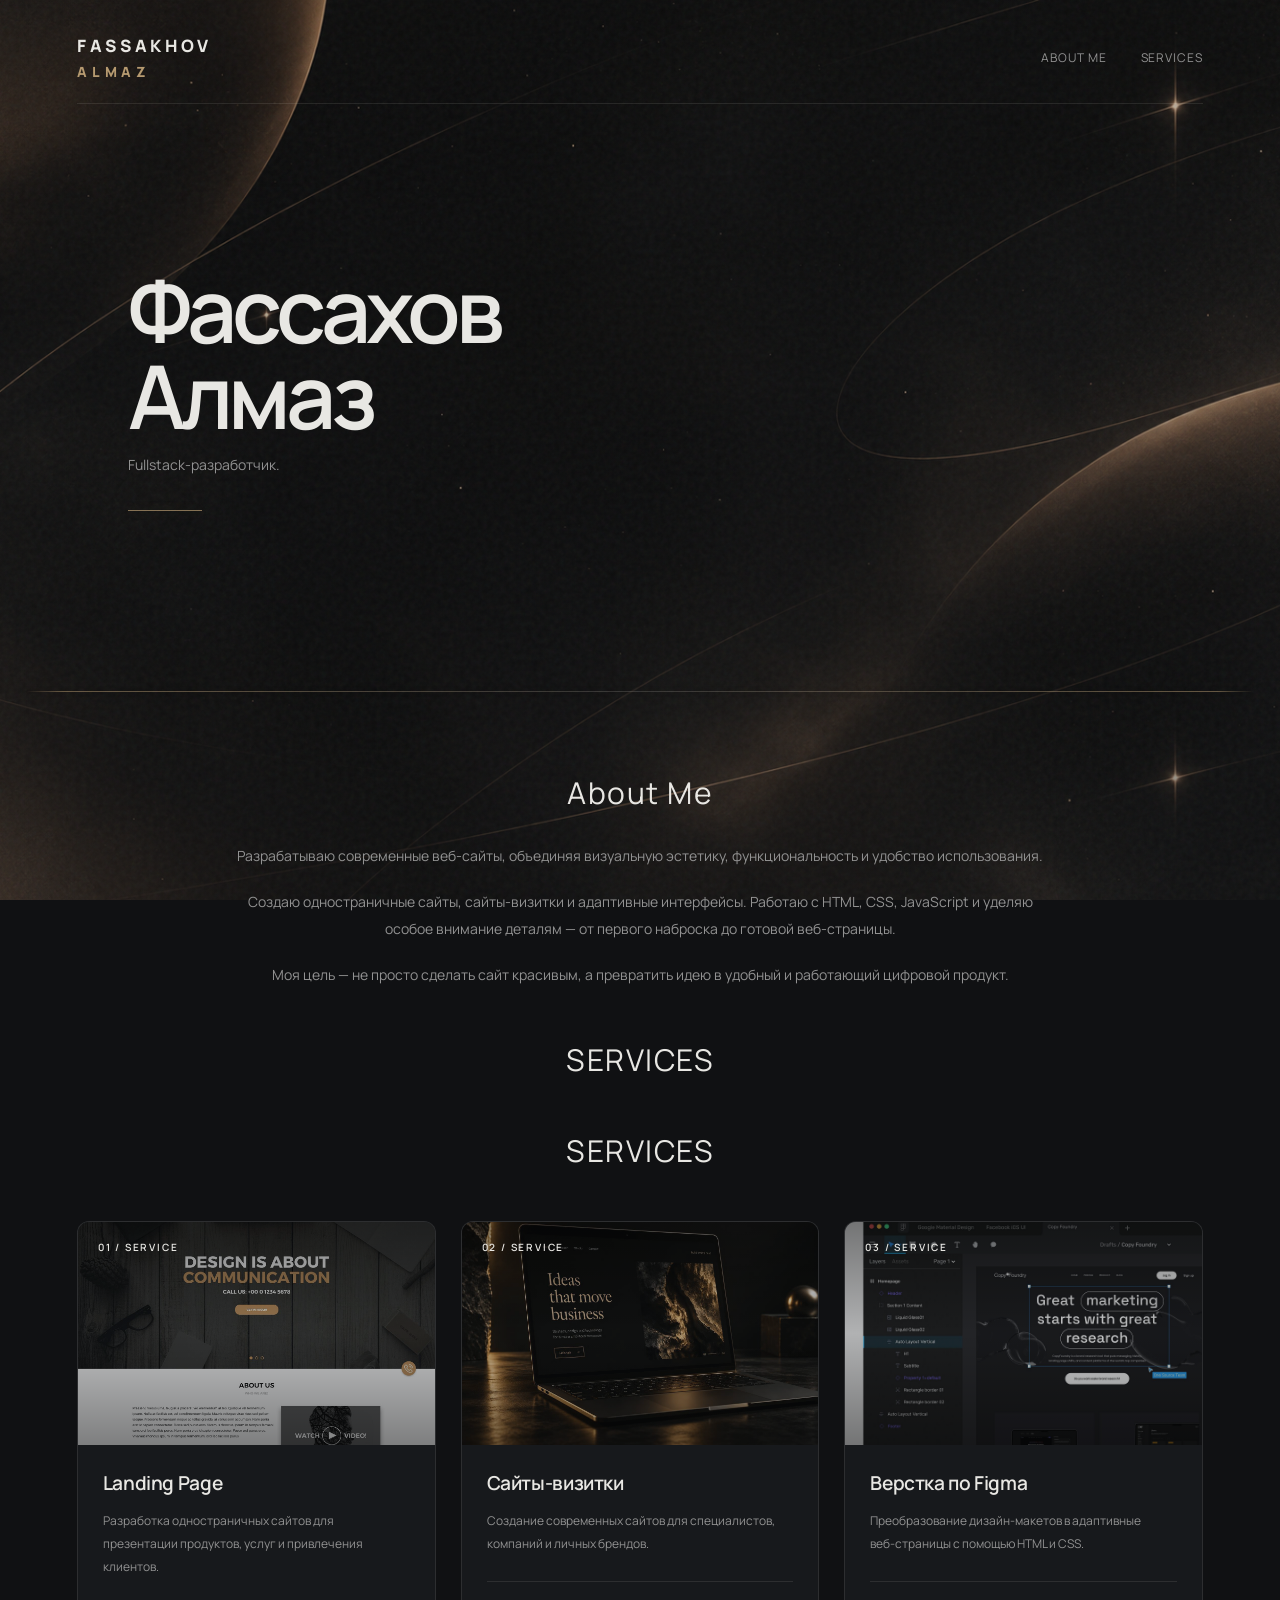
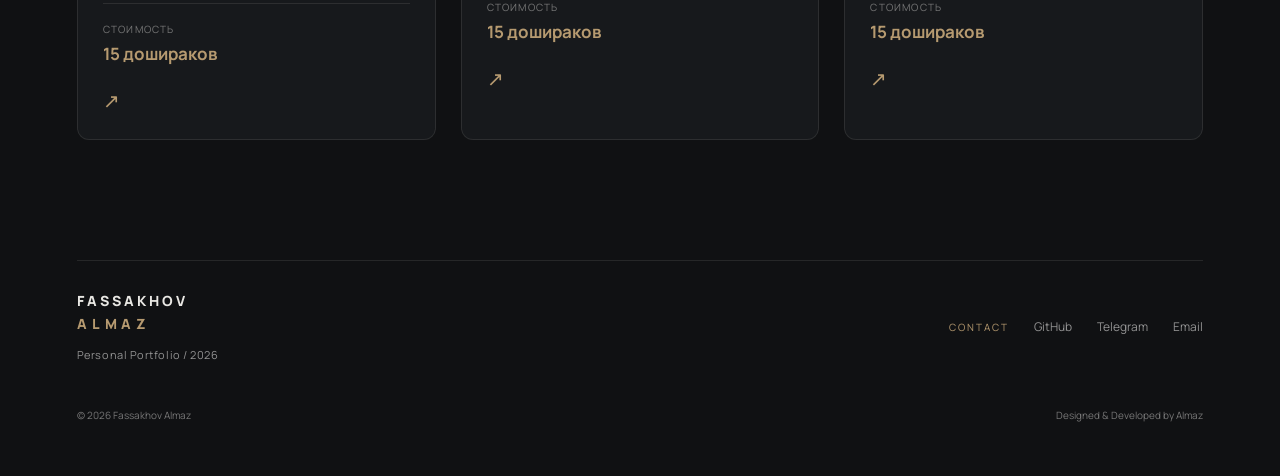
<file: index.html>
<!DOCTYPE html>
<html lang="ru">

<head>
    <meta charset="UTF-8">
    <meta name="viewport" content="width=device-width, initial-scale=1.0">

    <title>Фассахов Алмаз — Fullstack-разработчик</title>

    <meta name="description"
        content="Фассахов Алмаз — веб-разработчик. Создание современных сайтов, адаптивная верстка HTML, CSS и JavaScript, разработка интерфейсов по макетам Figma.">

    <meta name="keywords"
        content="разработка сайтов, создание сайтов, веб-разработка, верстка сайтов, адаптивная верстка, frontend-разработчик, fullstack-разработчик, HTML, CSS, JavaScript, Landing Page, сайты-визитки">

    <meta name="author" content="Фассахов Алмаз">

    <link rel="stylesheet" href="css/style.css">
</head>

<body>

    <div class="grain"></div>
    <div class="background"></div>

    <div class="content">

        <!-- HEADER -->
        <header>
            <div class="logo">
                <span class="brand">FASSAKHOV</span>
                <span class="brand brand-accent">ALMAZ</span>
            </div>

            <nav>
                <a href="#about">ABOUT ME</a>
                <a href="#services">SERVICES</a>
            </nav>
        </header>


        <!-- HERO -->
        <main class="hero">

            <h1>
                Фассахов<br>
                Алмаз
            </h1>

            <p>Fullstack-разработчик.</p>

            <div class="line"></div>

        </main>


        <div class="section-divider reveal"></div>


        <!-- ABOUT ME -->
        <section id="about">

            <p class="about reveal">About Me</p>

            <p class="ya-ustal reveal reveal-delay-1">
                Разрабатываю современные веб-сайты, объединяя визуальную эстетику, функциональность и удобство
                использования.
            </p>

            <p class="ya-ustal reveal reveal-delay-2">
                Создаю одностраничные сайты, сайты-визитки и адаптивные интерфейсы. Работаю с HTML, CSS, JavaScript и
                уделяю особое внимание деталям — от первого наброска до готовой веб-страницы.
            </p>

            <p class="ya-ustal reveal reveal-delay-3">
                Моя цель — не просто сделать сайт красивым, а превратить идею в удобный и работающий цифровой продукт.
            </p>

        </section>

        <!-- SERVICES -->
        <p class="about reveal">SERVICES</p>

        <p class="about">SERVICES</p>


        <div class="services-grid">

            <!-- CARD 01 -->
            <div class="service-card reveal reveal-delay-1">
                <div class="service-image">
                    <img src="assets/images/service-landing.jpg" alt="Разработка Landing Page">
                    <span class="service-number">01 / SERVICE</span>
                </div>

                <div class="service-content">
                    <h3>Landing Page</h3>
                    <p>
                        Разработка одностраничных сайтов для презентации
                        продуктов, услуг и привлечения клиентов.
                    </p>
                    <div class="service-price">
                        <span>Стоимость</span>
                        <strong>15 дошираков</strong>
                    </div>
                    <span class="service-arrow">↗</span>
                </div>
            </div>


            <!-- CARD 02 -->
            <div class="service-card reveal reveal-delay-2">
                <div class="service-image">
                    <img src="assets/images/service-business.jpg" alt="Создание сайтов-визиток">
                    <span class="service-number">02 / SERVICE</span>
                </div>

                <div class="service-content">
                    <h3>Сайты-визитки</h3>
                    <p>
                        Создание современных сайтов для специалистов,
                        компаний и личных брендов.
                    </p>
                    <div class="service-price">
                        <span>Стоимость</span>
                        <strong>15 дошираков</strong>
                    </div>
                    <span class="service-arrow">↗</span>
                </div>
            </div>


            <!-- CARD 03 -->
            <div class="service-card reveal reveal-delay-3">
                <div class="service-image">
                    <img src="assets/images/service-figma.jpg" alt="Верстка сайтов по Figma">
                    <span class="service-number">03 / SERVICE</span>
                </div>

                <div class="service-content">
                    <h3>Верстка по Figma</h3>
                    <p>
                        Преобразование дизайн-макетов в адаптивные
                        веб-страницы с помощью HTML и CSS.
                    </p>
                    <div class="service-price">
                        <span>Стоимость</span>
                        <strong>15 дошираков</strong>
                    </div>
                    <span class="service-arrow">↗</span>
                </div>
            </div>

        </div>

        </section>


        <!-- FOOTER -->
        <footer class="footer reveal">

            <div class="footer-top">

                <div class="footer-brand">
                    <span>FASSAKHOV</span>
                    <span class="brand brand-accent">ALMAZ</span>

                    <p>Personal Portfolio / 2026</p>
                </div>


                <div class="footer-contact">

                    <span class="footer-heading">CONTACT</span>

                    <a href="https://github.com/fewrw" target="_blank" rel="noopener noreferrer">
                        GitHub
                    </a>

                    <a href="https://t.me/DontOnAlweys" target="_blank" rel="noopener noreferrer">
                        Telegram
                    </a>

                    <a href="mailto:almazfasohov2009293@gmail.com">
                        Email
                    </a>

                </div>

            </div>


            <div class="footer-bottom">

                <span>© 2026 Fassakhov Almaz</span>

                <span>Designed &amp; Developed by Almaz</span>

            </div>

        </footer>

    </div>

    <script>
        const observer = new IntersectionObserver((entries) => {

            entries.forEach((entry) => {

                if (entry.isIntersecting) {
                    entry.target.classList.add('is-visible');

                    observer.unobserve(entry.target);
                }

            });

        }, {
            threshold: 0.15
        });

        document.querySelectorAll('.reveal').forEach((element) => {
            observer.observe(element);
        });
    </script>

</body>

</html>
</file>
<file: css/style.css>
/* ========================================
   FONTS & RESET
======================================== */

@font-face {
    font-family: "Manrope";
    src: url("../assets/fonts/manrope.woff2") format("woff2");
    font-display: swap;
}

* {
    box-sizing: border-box;
}

html {
    scroll-behavior: smooth;
}

body {
    min-height: 100vh;
    margin: 0;
    color: #E8E7E3;
    font-family: "Manrope", Arial, sans-serif;
    background: #101113;
    overflow-x: hidden;
}


/* ========================================
   BACKGROUND
======================================== */

.background {
    position: fixed;
    inset: 0;
    z-index: 0;
    pointer-events: none;

    background:
        linear-gradient(
            rgba(16, 17, 19, .25),
            rgba(16, 17, 19, .45)
        ),
        url("../assets/images/background.jpg") center / cover no-repeat;
}

.grain {
    position: fixed;
    inset: 0;
    z-index: 1;
    pointer-events: none;
    opacity: .045;

    background-image: url("data:image/svg+xml,%3Csvg viewBox='0 0 180 180' xmlns='http://www.w3.org/2000/svg'%3E%3Cfilter id='n'%3E%3CfeTurbulence type='fractalNoise' baseFrequency='.9' numOctaves='3' stitchTiles='stitch'/%3E%3C/filter%3E%3Crect width='100%25' height='100%25' filter='url(%23n)'/%3E%3C/svg%3E");
}


/* ========================================
   MAIN CONTENT
======================================== */

.content {
    position: relative;
    z-index: 2;

    min-height: 100vh;
    padding: 34px 6vw;
}


/* ========================================
   HEADER
======================================== */

header {
    display: flex;
    justify-content: space-between;
    align-items: center;

    padding-bottom: 22px;
    border-bottom: 1px solid rgba(232, 231, 227, .10);
}

.logo {
    display: flex;
    flex-direction: column;
    gap: 5px;
}

.brand {
    font-size: 17px;
    font-weight: 800;
    letter-spacing: .22em;
}

.brand-accent {
    color: #B69A70;
    font-size: 14px;
    letter-spacing: .35em;
}

nav {
    display: flex;
    gap: 34px;
}

nav a {
    color: #929292;
    text-decoration: none;

    font-size: 12px;
    letter-spacing: .08em;

    transition: color .2s ease;
}

nav a:hover {
    color: #B69A70;
}


/* ========================================
   HERO
======================================== */

.hero {
    position: relative;

    max-width: 620px;
    margin-top: 18vh;
    margin-left: 4vw;

    animation: hero-appear 1s ease both;
}

h1 {
    margin: 22px 0 14px;

    font-size: clamp(42px, 7vw, 88px);
    line-height: .98;
    letter-spacing: -.055em;
    font-weight: 600;
}

.hero p {
    max-width: 410px;

    color: #929292;
    font-size: 14px;
    line-height: 1.8;
}

.line {
    width: 74px;
    height: 1px;

    margin-top: 32px;

    background: #B69A70;
    opacity: .7;

    transform-origin: left;
    animation: line-reveal 1.2s ease forwards;
}


/* ========================================
   SECTION DIVIDER
======================================== */

.section-divider {
    width: calc(100% + 8vw);
    height: 1px;

    margin: 180px 0 0 -4vw;

    background: linear-gradient(
        90deg,
        transparent,
        rgba(182, 154, 112, .5) 3%,
        rgba(232, 231, 227, .15) 50%,
        rgba(182, 154, 112, .5) 97%,
        transparent
    );

    box-shadow: 0 0 12px rgba(182, 154, 112, .08);
}


/* ========================================
   ABOUT
======================================== */

#about {
    padding-top: 30px;
}

.about {
    margin: 50px 0 30px;

    font-size: 30px;
    letter-spacing: .05em;
    text-align: center;
}

.ya-ustal {
    max-width: 850px;

    margin: 20px auto;
    padding: 0 20px;

    color: #929292;
    font-size: 14px;
    line-height: 1.9;
    text-align: center;
}


/* ========================================
   SERVICES
======================================== */

.services-grid {
    display: grid;
    grid-template-columns: repeat(3, minmax(0, 1fr));
    gap: 25px;

    width: 100%;
    margin: 50px auto;

    perspective: 1000px;
}

.service-card {
    position: relative;
    overflow: hidden;
    min-width: 0;

    background: #17191C;
    border: 1px solid rgba(232, 231, 227, .10);
    border-radius: 12px;

    transition:
        opacity .8s ease,
        transform .8s cubic-bezier(.2, .7, .2, 1),
        border-color .4s ease,
        box-shadow .4s ease;
}

/* ========================================
   SCROLL REVEAL ANIMATIONS
======================================== */

.reveal {
    opacity: 0;
    transform: translateY(35px);

    transition:
        opacity .8s ease,
        transform .8s cubic-bezier(.2, .7, .2, 1);
}

.reveal.is-visible {
    opacity: 1;
    transform: translateY(0);
}

/* Задержки появления */

.reveal-delay-1 {
    transition-delay: .15s;
}

.reveal-delay-2 {
    transition-delay: .3s;
}

.reveal-delay-3 {
    transition-delay: .45s;
}

/* Карточки */

.service-card.is-visible {
    opacity: 1;
    transform: translateY(0);
}


/* IMAGE */

.service-image {
    position: relative;
    overflow: hidden;

    width: 100%;
    aspect-ratio: 16 / 10;

    background: #22252A;
}

.service-image img {
    display: block;

    width: 100%;
    height: 100%;

    object-fit: cover;

    opacity: .75;

    transition:
        transform .7s cubic-bezier(.2, .7, .2, 1),
        opacity .5s ease;
}

.service-image::after {
    content: "";
    position: absolute;
    inset: 0;

    background: linear-gradient(
        180deg,
        rgba(0, 0, 0, .35),
        transparent 50%,
        rgba(0, 0, 0, .35)
    );

    pointer-events: none;
}

.service-number {
    position: absolute;
    z-index: 2;

    top: 18px;
    left: 20px;

    color: #E8E7E3;

    font-size: 10px;
    letter-spacing: .18em;
    font-weight: 600;
}


/* CONTENT */

.service-content {
    position: relative;
    padding: 25px;
}

.service-content h3 {
    margin: 0 0 14px;

    color: #E8E7E3;

    font-size: clamp(16px, 1.5vw, 21px);
    font-weight: 600;
    letter-spacing: -.02em;
}

.service-content p {
    margin: 0;
    padding-right: 15px;

    color: #929292;

    font-size: 12px;
    line-height: 1.9;
}

.service-arrow {
    display: inline-block;

    margin-top: 22px;

    color: #B69A70;
    font-size: 20px;

    transition:
        transform .3s ease,
        color .3s ease;
}


/* HOVER */

.service-card:hover {
    transform: translateY(-10px);

    border-color: rgba(182, 154, 112, .45);

    box-shadow:
        0 15px 45px rgba(0, 0, 0, .25),
        0 0 25px rgba(182, 154, 112, .04);
}

.service-card:hover .service-image img {
    transform: scale(1.08);
    opacity: 1;
}

.service-card:hover .service-arrow {
    transform: translate(5px, -5px);
    color: #E8E7E3;
}

.service-price {
    display: flex;
    flex-direction: column;
    gap: 6px;
    margin-top: 25px;
    padding-top: 18px;
    border-top: 1px solid rgba(232, 231, 227, .10);
}

.service-price span {
    color: #777;
    font-size: 10px;
    letter-spacing: .12em;
    text-transform: uppercase;
}

.service-price strong {
    color: #B69A70;
    font-size: 17px;
    font-weight: 700;
}


/* ========================================
   SKILLS
======================================== */

.skills-row {
    display: flex;
    justify-content: center;
    align-items: center;
    flex-wrap: wrap;

    gap: clamp(35px, 8vw, 110px);

    width: 100%;
    margin: 45px auto 0;
}

.skill-item {
    display: flex;
    flex-direction: column;
    align-items: center;
    gap: 12px;

    transition: transform .3s ease;
}

.skill-item:hover {
    transform: translateY(-8px);
}

.skill-icon {
    display: block;

    width: 48px;
    height: 48px;

    object-fit: contain;
}

.skill-label {
    font-size: 16px;
    font-weight: 600;
}


/* ========================================
   FOOTER
======================================== */

.footer {
    margin-top: 120px;
    padding: 30px 0 20px;

    border-top: 1px solid rgba(232, 231, 227, .10);
}

.footer-top {
    display: flex;
    justify-content: space-between;
    align-items: center;
    gap: 30px;

    padding-bottom: 30px;
}

.footer-brand {
    display: flex;
    flex-direction: column;
    gap: 4px;

    font-size: 14px;
    font-weight: 800;
    letter-spacing: .22em;
}

.footer-brand p {
    margin: 10px 0 0;

    color: #929292;
    font-size: 11px;
    font-weight: 400;
    letter-spacing: .05em;
}

.footer-contact {
    display: flex;
    align-items: center;
    flex-wrap: wrap;
    gap: 25px;
}

.footer-heading {
    color: #B69A70;
    font-size: 10px;
    letter-spacing: .2em;
}

.footer a {
    color: #929292;
    text-decoration: none;
    font-size: 12px;

    transition: color .2s ease;
}

.footer a:hover {
    color: #B69A70;
}

.footer-bottom {
    display: flex;
    justify-content: space-between;
    gap: 20px;

    padding-top: 16px;

    color: #777;
    font-size: 10px;
}


/* ========================================
   ANIMATIONS
======================================== */

@keyframes line-reveal {
    from {
        transform: scaleX(0);
        opacity: 0;
    }

    to {
        transform: scaleX(1);
        opacity: .7;
        box-shadow: 0 0 12px rgba(182, 154, 112, .35);
    }
}

@keyframes hero-appear {
    from {
        opacity: 0;
        transform: translateY(35px);
    }

    to {
        opacity: 1;
        transform: translateY(0);
    }
}

@keyframes background-float {
    from {
        transform: rotate(-28deg) translateY(-10px);
    }

    to {
        transform: rotate(-24deg) translateY(15px);
    }
}


/* ========================================
   RESPONSIVE: TABLET
======================================== */

@media (max-width: 900px) {

    .services-grid {
        grid-template-columns: repeat(2, minmax(0, 1fr));
    }

    .hero {
        margin-left: 2vw;
    }

    .section-divider {
        margin-top: 150px;
    }

}


/* ========================================
   RESPONSIVE: MOBILE
======================================== */

@media (max-width: 600px) {

    .content {
        padding: 24px 6vw;
    }

    header {
        gap: 20px;
    }

    .brand {
        font-size: 14px;
    }

    .brand-accent {
        font-size: 12px;
    }

    nav {
        gap: 14px;
    }

    nav a {
        font-size: 10px;
    }

    .hero {
        margin-top: 15vh;
        margin-left: 0;
    }

    h1 {
        font-size: clamp(42px, 12vw, 68px);
    }

    .section-divider {
        width: calc(100% + 12vw);
        margin: 130px 0 0 -6vw;
    }

    .about {
        font-size: 25px;
    }

    .ya-ustal {
        padding: 0;
        font-size: 13px;
    }

    .services-grid {
        grid-template-columns: 1fr;
        gap: 16px;
    }

    .skills-row {
        gap: 35px;
    }

    .skill-icon {
        width: 40px;
        height: 40px;
    }

    .footer-top {
        align-items: flex-start;
        flex-direction: column;
        gap: 30px;
    }

    .footer-contact {
        gap: 18px;
    }

    .footer-bottom {
        flex-direction: column;
        gap: 10px;
    }

}


/* ========================================
   ACCESSIBILITY
======================================== */

@media (prefers-reduced-motion: reduce) {

    *,
    *::before,
    *::after {
        scroll-behavior: auto !important;
        animation-duration: .01ms !important;
        animation-iteration-count: 1 !important;
        transition-duration: .01ms !important;
    }

}

/* APPEAR ANIMATION */

@keyframes service-appear {
    0% {
        opacity: 0;
        transform: translateY(45px) scale(.96);
    }

    70% {
        opacity: 1;
    }

    100% {
        opacity: 1;
        transform: translateY(0) scale(1);
    }
}


/* RESPONSIVE */

@media (max-width: 900px) {
    .services-grid {
        gap: 15px;
    }

    .service-content {
        padding: 18px;
    }
}

@media (max-width: 650px) {
    .services-grid {
        grid-template-columns: 1fr;
        gap: 25px;
    }

    .service-content {
        padding: 25px;
    }

    .service-content h3 {
        font-size: 20px;
    }
}


/* REDUCED MOTION */

@media (prefers-reduced-motion: reduce) {
    .service-card {
        opacity: 1;
        transform: none;
        animation: none;
    }

    .service-card,
    .service-image img,
    .service-arrow {
        transition: none;
    }
}

@media (prefers-reduced-motion: reduce) {

    *,
    *::before,
    *::after {
        scroll-behavior: auto !important;
        animation-duration: .01ms !important;
        animation-iteration-count: 1 !important;
        transition-duration: .01ms !important;
    }

    .reveal,
    .service-card {
        opacity: 1 !important;
        transform: none !important;
        transition: none !important;
    }
}
</file>
